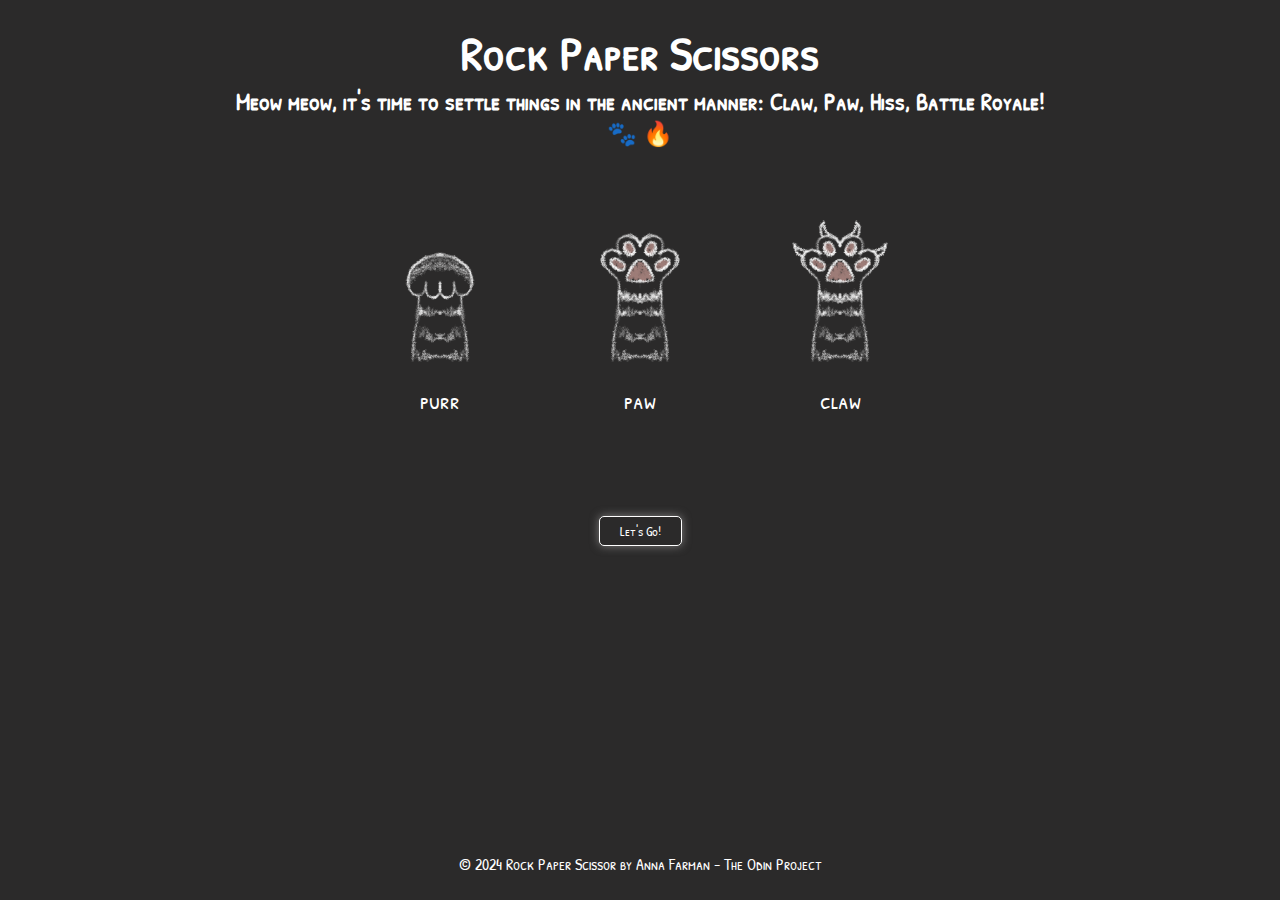
<file: index.html>
<!DOCTYPE html>
<html lang="en">

<head>
    <meta charset="UTF-8">
    <meta name="viewport" content="width=device-width, initial-scale=1.0">
    <title>Rock Paper Scissor</title>
    <link rel="stylesheet" href="css/style.css">
    <link rel="preconnect" href="https://fonts.googleapis.com">
    <link rel="preconnect" href="https://fonts.gstatic.com" crossorigin>
    <link href="https://fonts.googleapis.com/css2?family=Patrick+Hand+SC&display=swap" rel="stylesheet">
    <script src="js/main.js" defer></script>
</head>

<body>
    <div id="container">
        <header>
            <h1>Rock Paper Scissors</h1>
            <h2>Meow meow, it's time to settle things in the ancient manner: Claw, Paw, Hiss, Battle Royale! 🐾 🔥</h2>
        </header>

        <div class="content">
            <div>
                <img src="img/rock.PNG" alt="rock">
                <p>purr</p>
            </div>
            <div>
                <img src="img/paper.PNG" alt="paper">
                <p>paw</p>
            </div>
            <div>
                <img src="img/scissors.PNG" alt="scissors">
                <p>claw</p>
            </div>
        </div>

        <button id="start">Let's Go!</button>
        
    </div>


    <footer>
        &copy; 2024 Rock Paper Scissor by Anna Farman - The Odin Project
    </footer>





</body>

</html>
</file>
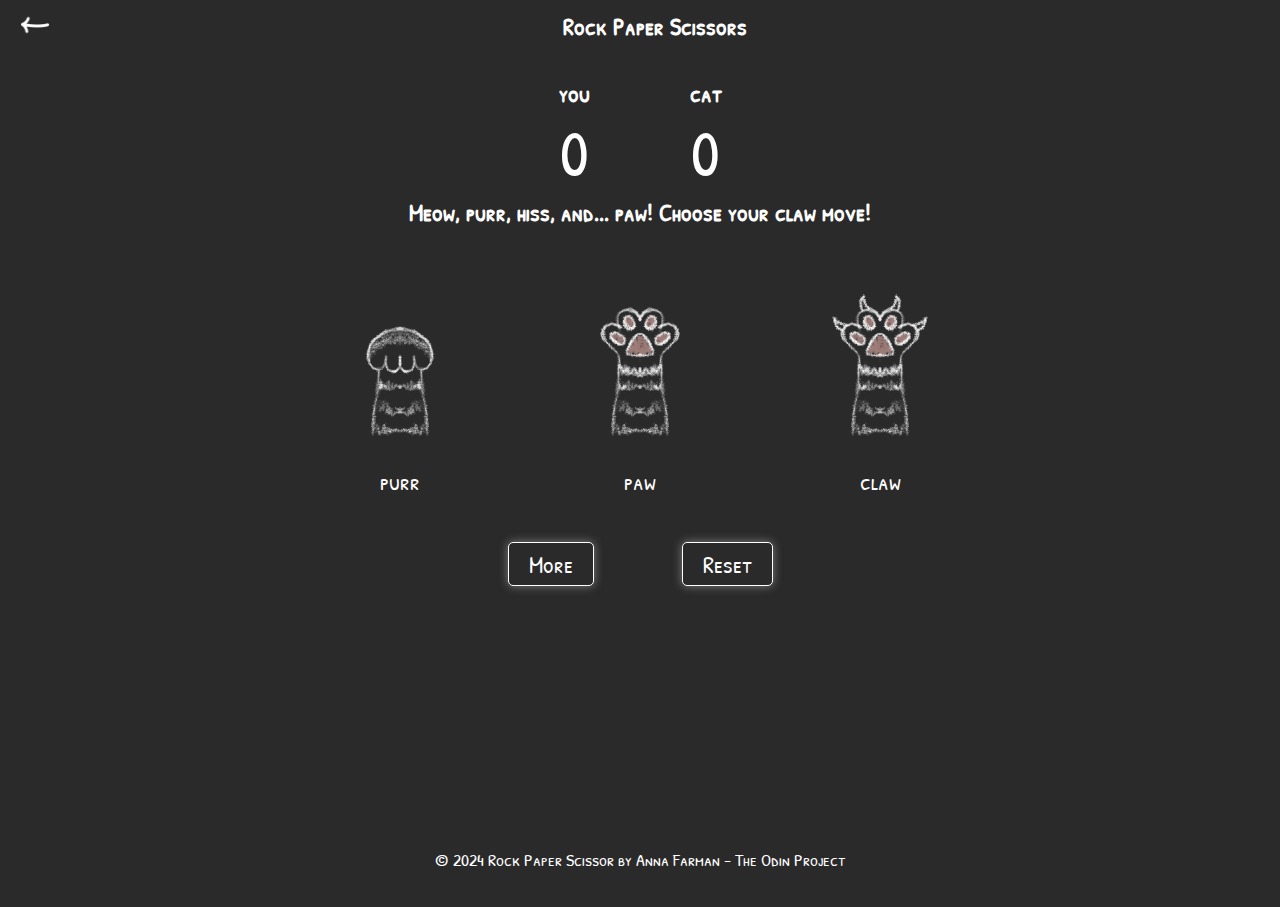
<file: playPage.html>
<!DOCTYPE html>
<html lang="en">

<head>
    <meta charset="UTF-8">
    <meta name="viewport" content="width=device-width, initial-scale=1.0">
    <title>Rock Paper Scissor</title>
    <link rel="stylesheet" href="css/play-style.css">
    <link rel="preconnect" href="https://fonts.googleapis.com">
    <link rel="preconnect" href="https://fonts.gstatic.com" crossorigin>
    <link href="https://fonts.googleapis.com/css2?family=Patrick+Hand+SC&display=swap" rel="stylesheet">
    <script src="js/play-page.js" defer></script>
    
</head>

<body>
    <header id="header">
        <button id="home"><img id="back-btn" src="img/back.png" alt="back button"></button>
        <h1 class="wavy-line">Rock Paper Scissors</h1>
        <div></div>
    </header>
    <div id="body">
        <div id="container">
            <div id="score-board">
                <div class="score">
                    <p class="medium-font"><strong>you</strong></p>
                    <p class="large-font" id="player-score">0</p>
                </div>
                <div></div>
                <div class="score">
                    <p class="medium-font"><strong>cat</strong></p>
                    <p class="large-font" id="cat-score">0</p>
                </div>
            </div>
    
            <div>
                <h2 id="base">Meow, purr, hiss, and... paw! Choose your claw move!</h2>
                <h2 class="hidden" id="catWins">Meow-velous! The cat reigns supreme! Better luck next time, but for now, let the feline rule!</h2>
                <h2 class="hidden" id="humanWins">Victory for the human spirit! The hooman's resilience triumphs over the feline cunning! Meow-verlous display!</h2>
                <h2 class="hidden" id="stalemate">Stalemate! Neither paw can claim victory.</h2>
    
            </div>

    
            <div id="base-img" class="contents">
                <div>
                    <button class="selection" value="purr"><img class="paw" src="img/rock.PNG" alt="rock"></button>
                    <p>purr</p>
                </div>
                <div>
                    <button class="selection" value="paw"><img class="paw"  src="img/paper.PNG" alt="paper"></button>
                    <p>paw</p>
                </div>
                <div>
                    <button class="selection" value="claw"><img  class="paw" src="img/scissors.PNG" alt="scissors"></button>
                    <p>claw</p>
                </div>       
            </div>

            <div id="results-img" class="contents hidden">
                <div>
                    <img id="player-choice" class="paw"  src="img/scissors.PNG" alt="player selection">
                    <p id="player-text"></p>
                </div>
                <div>
                    <img id="cat-choice" class="paw"  src="img/scissors.PNG" alt="cat selection">
                    <p id="cat-text"></p>
                </div>
            </div>
    
            <div class="action-buttons">
                <button id="moreBtn" class="with-border">More</button>
                <button id="resetBtn" class="with-border">Reset</button>
            </div>
    
        </div>
    
        <footer>
            &copy; 2024 Rock Paper Scissor by Anna Farman - The Odin Project
        </footer>
    </div> 
</body>
</html>
</file>
<file: css/style.css>
* {
    margin: 0;
    padding: 0;
    font-family: 'Patrick Hand SC', cursive;
    color: white;
}

body,html {
    background-color: rgb(43, 42, 42);
    display: flex;
    flex-direction: column;
    align-items: center;
    min-height: 95vh;
    text-align: center;
    padding: 10px;
    margin: 0 auto;
    max-width: 80%;
}

h1 {
    font-size: 48px;;
}

h2 {
    font-size: 24px;
    margin-bottom: 35px;
}

#container {
    flex: 1;
}

.content {
    flex-grow: 2;
    display: flex;
    gap: 20px;
    justify-content: center;
    align-items: center;
    margin-top: 50px;
}

button {
    background-color: transparent;
    border: 1px solid white;
    border-radius: 5px;
    padding: 5px 20px;
    margin-top: 100px;
    cursor: pointer;
    box-shadow: 0 0 10px rgba(211, 209, 209, 0.5);
    transition: transform 0.2s, box-shadow 0.2s;
}

button:hover {
    box-shadow:  0 0 13px rgba(226, 226, 226, 0.7);;
}

button:active {
    transform: translateY(2px);
    box-shadow: 0 0 10px rgba(211, 209, 209, 0.5);
}

img {
    width: 180px;
    height: auto;
}

p {
    font-size: 24px;
    margin-top: 0;
}
</file>
<file: css/play-style.css>
* {
    margin: 0;
    padding: 0;
    font-family: 'Patrick Hand SC', cursive;
    color: white;
    font-size: 24px;
    background-color: rgb(43, 42, 42);

}

div#body {
    display: flex;
    flex-direction: column;
    align-items: center;
    min-height: 90vh;
    text-align: center;
    padding: 20px;
    margin: 0 auto;
    max-width: 80%;

}

header#header {
    display: flex;
    justify-content: space-between;
    background-color: rgb(43, 42, 42);
    padding: 10px 20px;
}

h2 {
    margin-bottom: 15px;
}

#container {
    flex: 1;
}

.contents {
    flex-grow: 2;
    display: flex;
    gap: 20px;
    justify-content: center;
    align-items: center;
}

button {
    background-color: transparent;
    border: none;
    padding: 5px 20px;
    margin-top: 25px;
    cursor: pointer;
    transition: transform 0.2s;
}

button#home {
    padding: 0;
    margin: 0;
}

button.with-border {
    border: 1px solid white;
    border-radius: 5px;
    box-shadow: 0 0 10px rgba(211, 209, 209, 0.5);
}

button.with-border:hover {
    box-shadow:  0 0 13px rgba(226, 226, 226, 0.7);;
}

button.with-border:active {
    transform: translateY(2px);
    box-shadow: 0 0 10px rgba(211, 209, 209, 0.5);
}

button:hover {
    transform: scale(1.2);
}

button:active {
    transform: translateY(2px);
}


img.paw {
    width: 180px;
    height: 180px;
}

img#back-btn {
    width: 30px;
}

p.large-font {
    font-size: 64px;
}

div#score-board {
    max-width: 50%;
    display: flex;
    justify-content: center;
    margin: 0 auto;
    gap: 50px;
}


div.action-buttons {
    display: flex;
    padding: 20px;
    justify-content: center;
    gap: 88px;
}

.hidden {
    display: none;
}

footer {
    font-size: 18px;
    padding-bottom: 15px;
}
</file>
